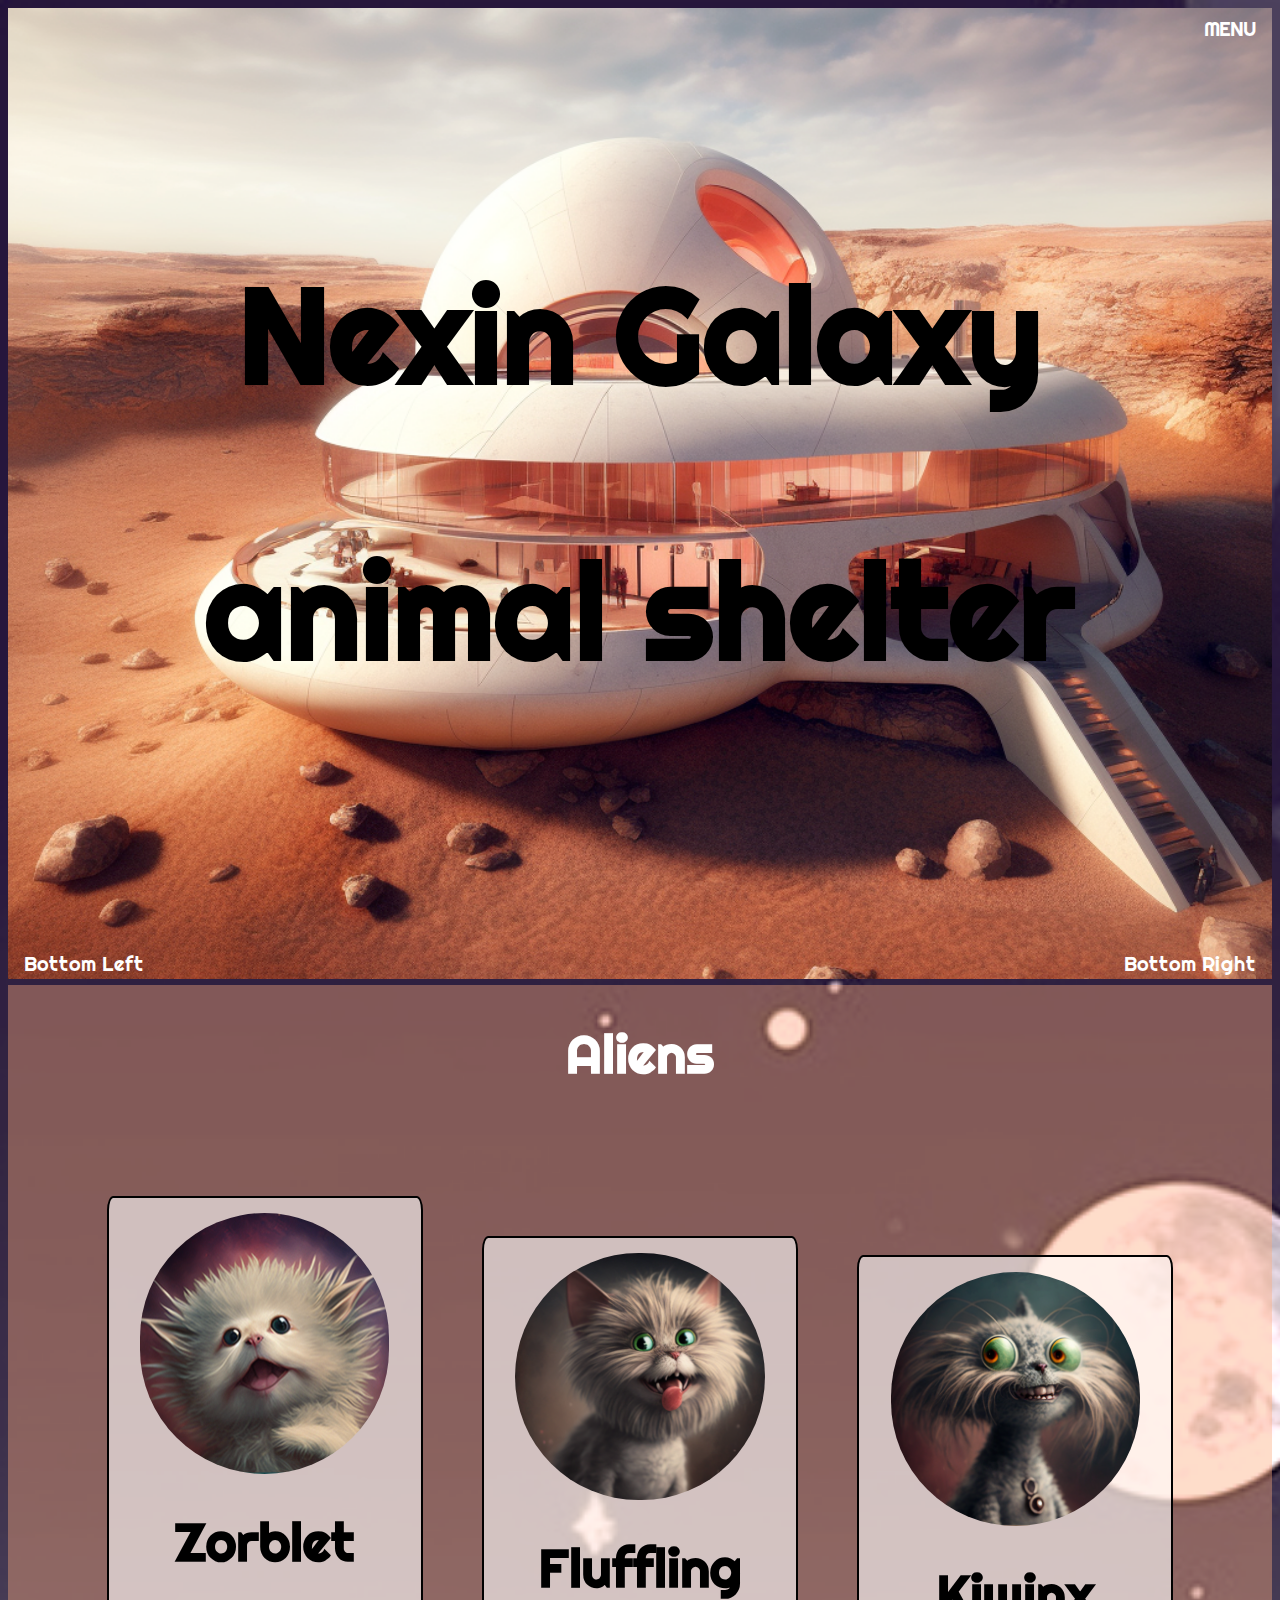
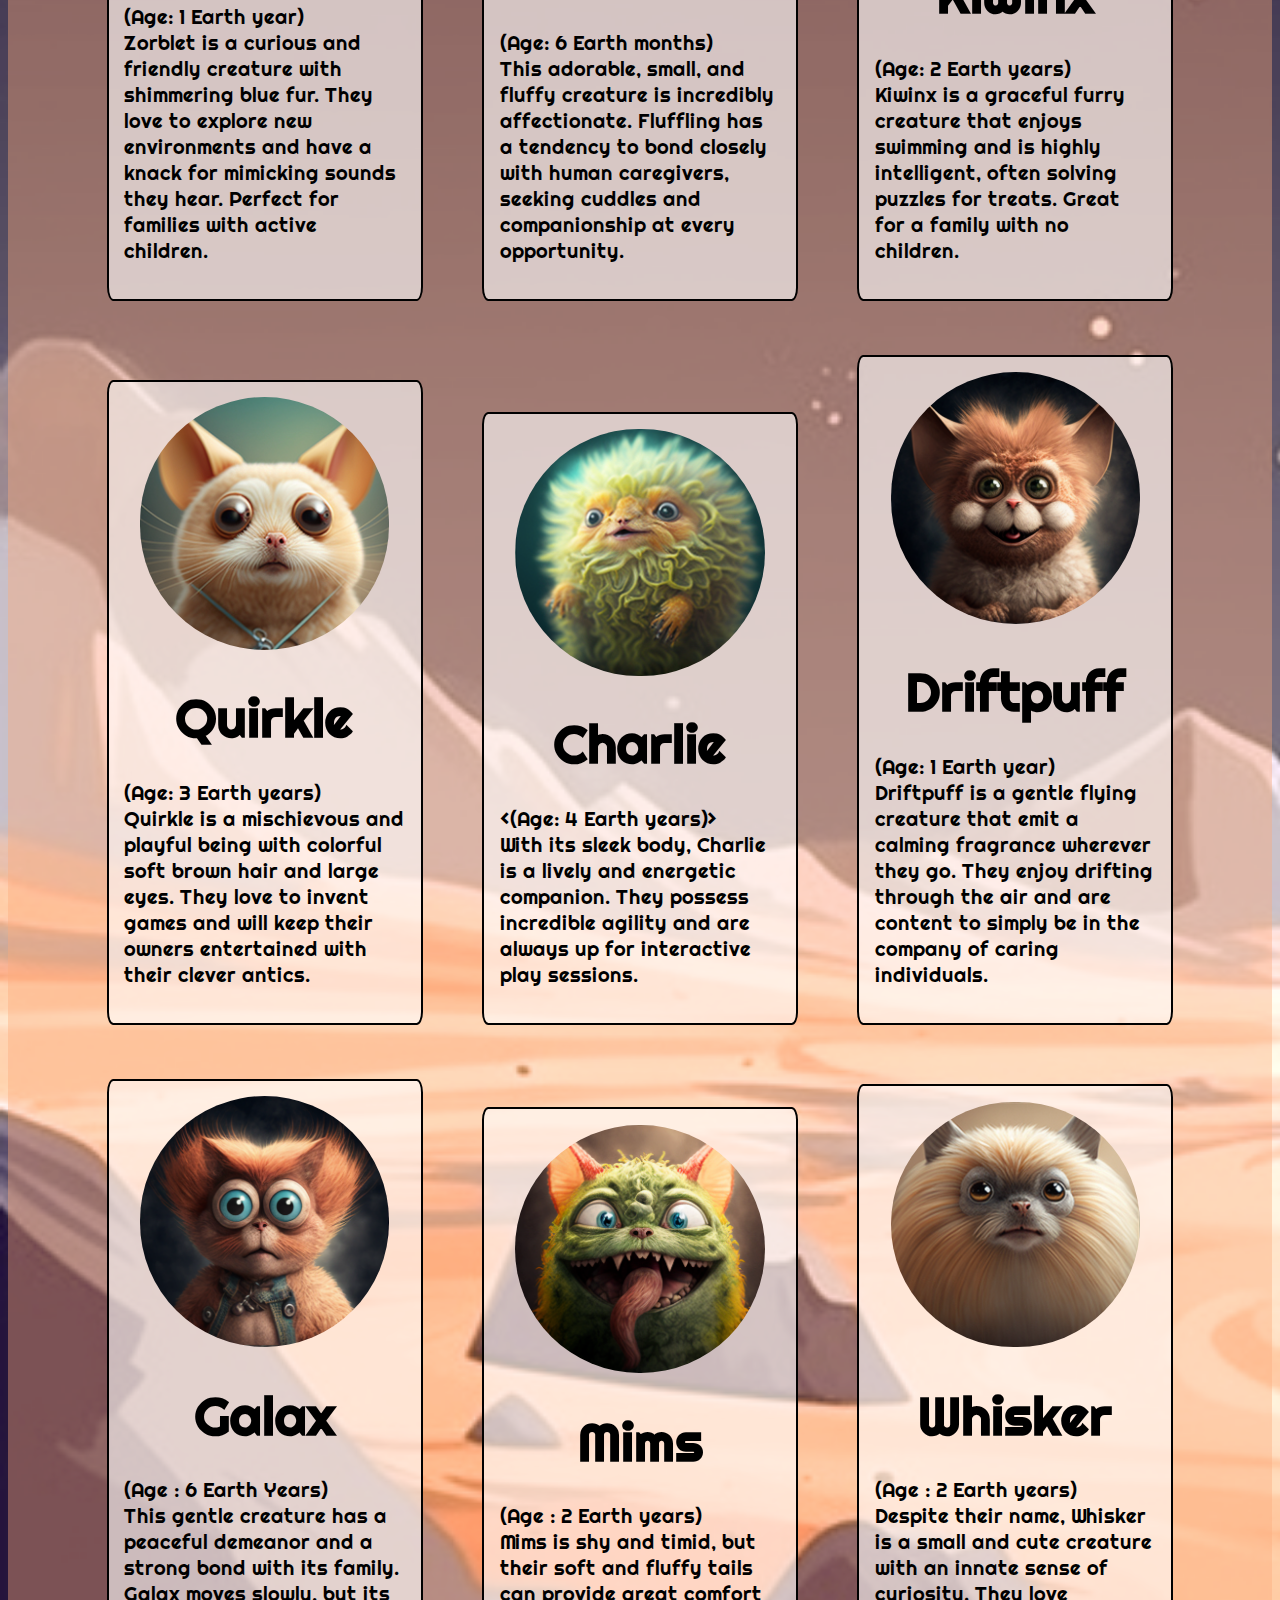
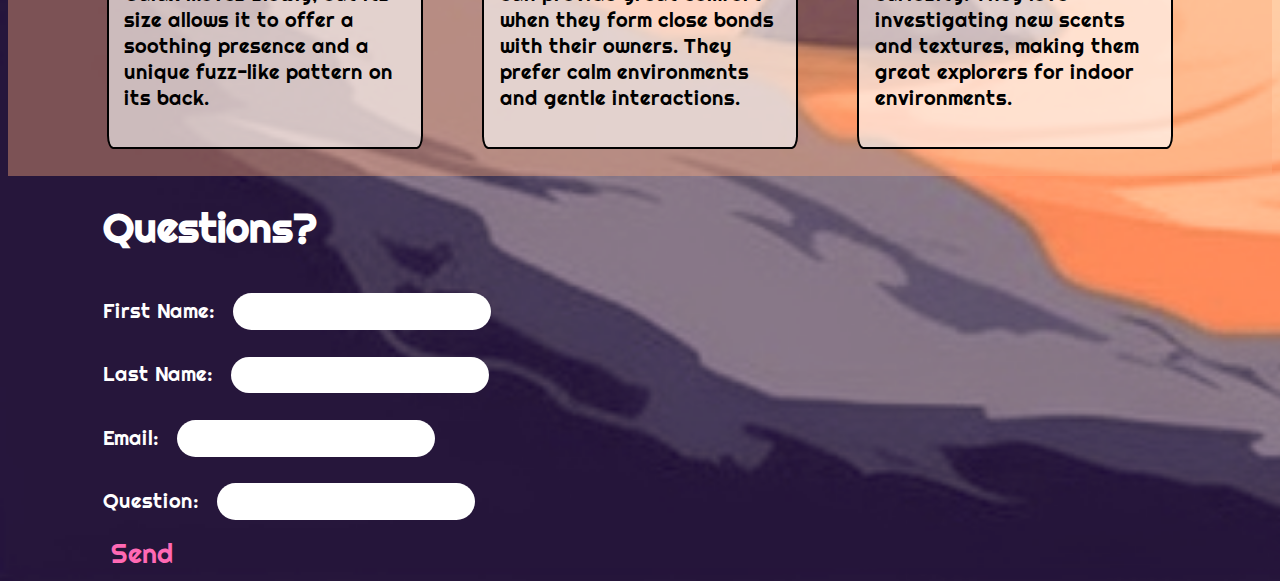
<file: index.html>
<!DOCTYPE html>
<html lang="en_US">
  <head>
    <link
      href="/CSS/styles.css"
      rel="stylesheet"
      type="text/css"
      media="all"
    />
    <title>Alien Adoption Center</title>
  </head>
  <body>
    <header>
      <div class="container">
        <img src="/IMG/shelter11.png" alt="exterior" width="100%"/>
        <div class="bottom-left">Bottom Left</div>
        <div class="top-right">MENU</div>
        <div class="bottom-right">Bottom Right</div>
        <div class="centered"> <h1>Nexin Galaxy</h1>
          <h2>animal shelter </h2>
        <br />
      
      </div>
   
   
    </header>
  </div>
    <div class="pet-list">
      <h1>Aliens</h1>
            <nav >
          <p>filter results</p>
        </nav>
      <div class="pets" id="lemon">
        <a href="/petProfile.html"><img src="/IMG/cat.png" alt="lemon the splat" /></a>
        <h1 id="petName">Zorblet</h1>
        <p id="about"> (Age: 1 Earth year)
          <br />
      Zorblet is a curious and friendly creature with shimmering blue fur. They love to explore new environments and have a knack for mimicking sounds they hear. Perfect for families with active children.
        </p>
      </div>
      <div class="pets" id="Cherry">
        <a href="/petProfile.html"><img src="/IMG/cat3.png" alt="cherry  the splat" /></a>
        <h1 id="petName">Fluffling</h1>
          <p id="about">(Age: 6 Earth months) 
          <br />
        This adorable, small, and fluffy creature is incredibly affectionate. Fluffling has a tendency to bond closely with human caregivers, seeking cuddles and companionship at every opportunity.
        </p>
      </div>
      <div class="pets" id="Kiwi">
        <a><img src="/IMG/splat2.png" alt="Kiwi  the Splat" /></a>
        <h1 id="petName">Kiwinx</h1>
        <p id="about">(Age: 2 Earth years) 
          <br />
         Kiwinx is a graceful furry creature that enjoys swimming and is highly intelligent, often solving puzzles for treats. Great for a family with no children.
        </p>
      </div>
      <div class="pets" id="Oslo">
        <a><img src="/IMG/rat.png" alt="oslo  the nookie" /></a>
        <h1 id="petName">Quirkle</h1>
            <p id="about">(Age: 3 Earth years)
          <br />
          Quirkle is a mischievous and playful being with colorful soft brown hair and large eyes. They love to invent games and will keep their owners entertained with their clever antics.
        </p>
      </div>
      <div class="pets" id="Charlie">
        <a><img src="/IMG/green.png" alt="Charlie  the Gredge" /></a>
        <h1 id="petName">Charlie</h1>
          <p id="about"><(Age: 4 Earth years)>
          <br />
        With its sleek body,  Charlie is a lively and energetic companion. They possess incredible agility and are always up for interactive play sessions.
        </p>
      </div>
      <div class="pets" id="Mars">
        <a><img src="/IMG/bearalien.png" alt="Mars  the morphit" /></a>
        <h1 id="petName">Driftpuff</h1>
          <p id="about">(Age: 1 Earth year)
          <br />
        Driftpuff is a gentle flying creature that emit a calming fragrance wherever they go. They enjoy drifting through the air and are content to simply be in the company of caring individuals.
        </p>
      </div>
      <div class="pets" id="Snickers">
        <a><img src="/IMG/bear2.png" alt="Snicker  the splat" /></a>
        <h1 id="petName">Galax</h1>
      <p id="about">(Age : 6 Earth Years)
          <br />
      This gentle creature has a peaceful demeanor and a strong bond with its family. Galax moves slowly, but its size allows it to offer a soothing presence and a unique fuzz-like pattern on its back.
        </p>
      </div>
      <div class="pets" id="Mims">
        <a><img src="/IMG/green2.png" alt="Mims  the monster" /></a>
        <h1 id="petName">Mims</h1>
              <p id="about">(Age : 2 Earth years)
          <br />
       Mims is shy and timid, but their soft and fluffy tails can provide great comfort when they form close bonds with their owners. They prefer calm environments and gentle interactions.
        </p>
      </div>
      <div class="pets" id="Lelo">
        <a><img src="/IMG/smoothdog.png" alt="Lelo  the monster" /></a>
        <h1 id="petName">Whisker</h1>
            <p id="about">(Age : 2 Earth years)
          <br />
        Despite their name, Whisker is a small and cute creature with an innate sense of curiosity. They love investigating new scents and textures, making them great explorers for indoor environments.
        </p>
      </div>
    </div>

      <form id="footer">
<h1>Questions?</h1>
First Name:
<input type="text"></input>
<br/>
Last Name:
<input type="text"></input>
<br/>
Email:
<input type="text"></input>
<br/>
Question: 
<input type="text"></input>
<br />
<button type="submit">Send</button>
      </form>
        </body>

</html>
</file>
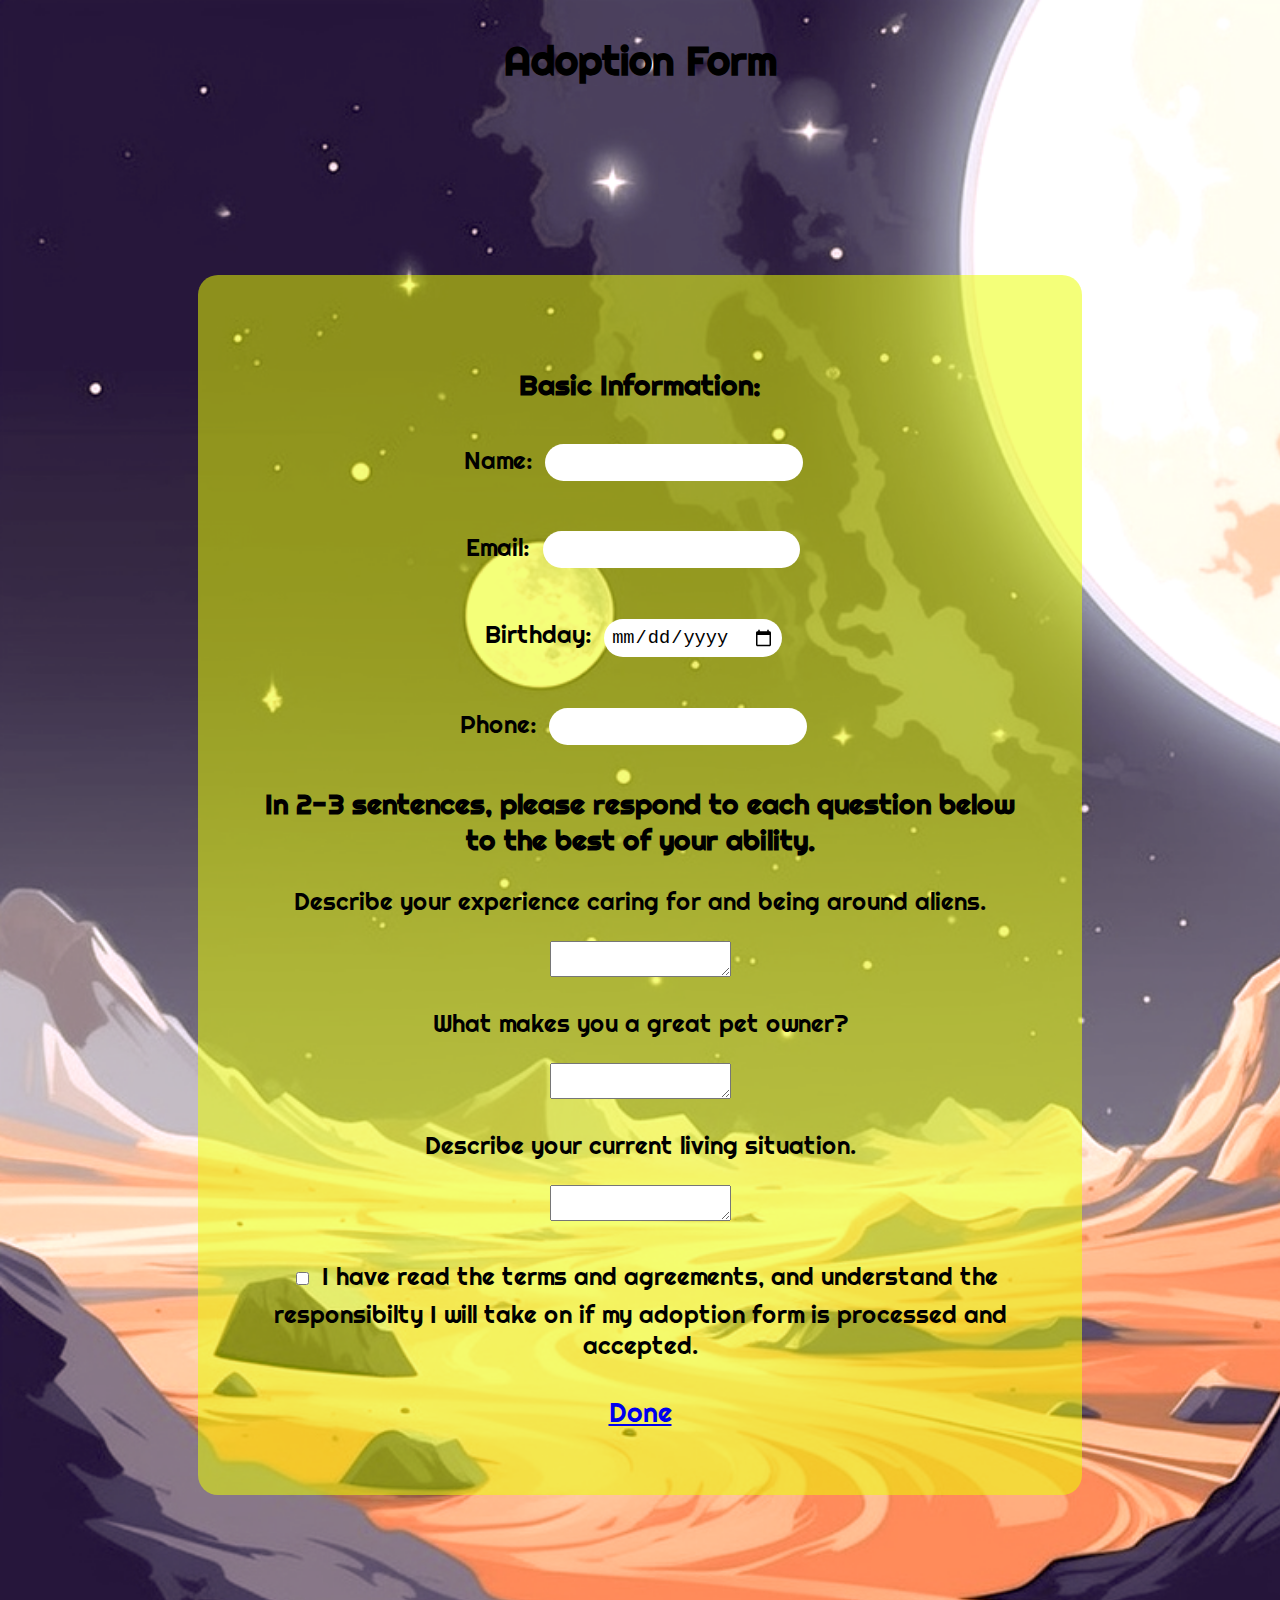
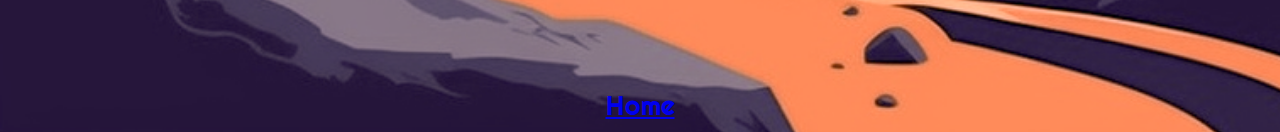
<file: adoptionForm.html>
<!DOCTYPE html>
<html lang="en-US">
<head>
  <link href="/CSS/styles.css" rel="stylesheet" type="text/css" media="all">
  <title>Adoption Form</title>
</head>
<body>
  <h1>Adoption Form</h1>
  <div class="adoptionForm">
    <form id="adopt">
        <h3>Basic Information:</h3>
        <p>Name:<input  type="text"></input></p>
        <p>Email:<input  type="email"></input></p>
        <p>Birthday:<input  type="date"></input></p>
        <p>Phone:<input  type="number"></input></p>


        <h3>In 2-3 sentences, please respond to each question below to the best of your ability.</h3>
        <p>Describe your experience caring for and being around aliens.</p>
        <textarea></textarea>
        <p>What makes you a great pet owner?</p>
        <textarea></textarea>
        <p>Describe your current living situation.</p>
        <textarea></textarea>
        <br>
        <br>
        <input type="checkbox">I have read the terms and agreements, and understand the responsibilty I will take on if my adoption form is processed and accepted. 
        <br>
        <br>
        <button type="submit"><a href="/thanksPage.html">Done</a></button>
    </form>
    <button type="button"><a href="/index.html">Home</a></button>
  </div>
</body>
</html>
</file>
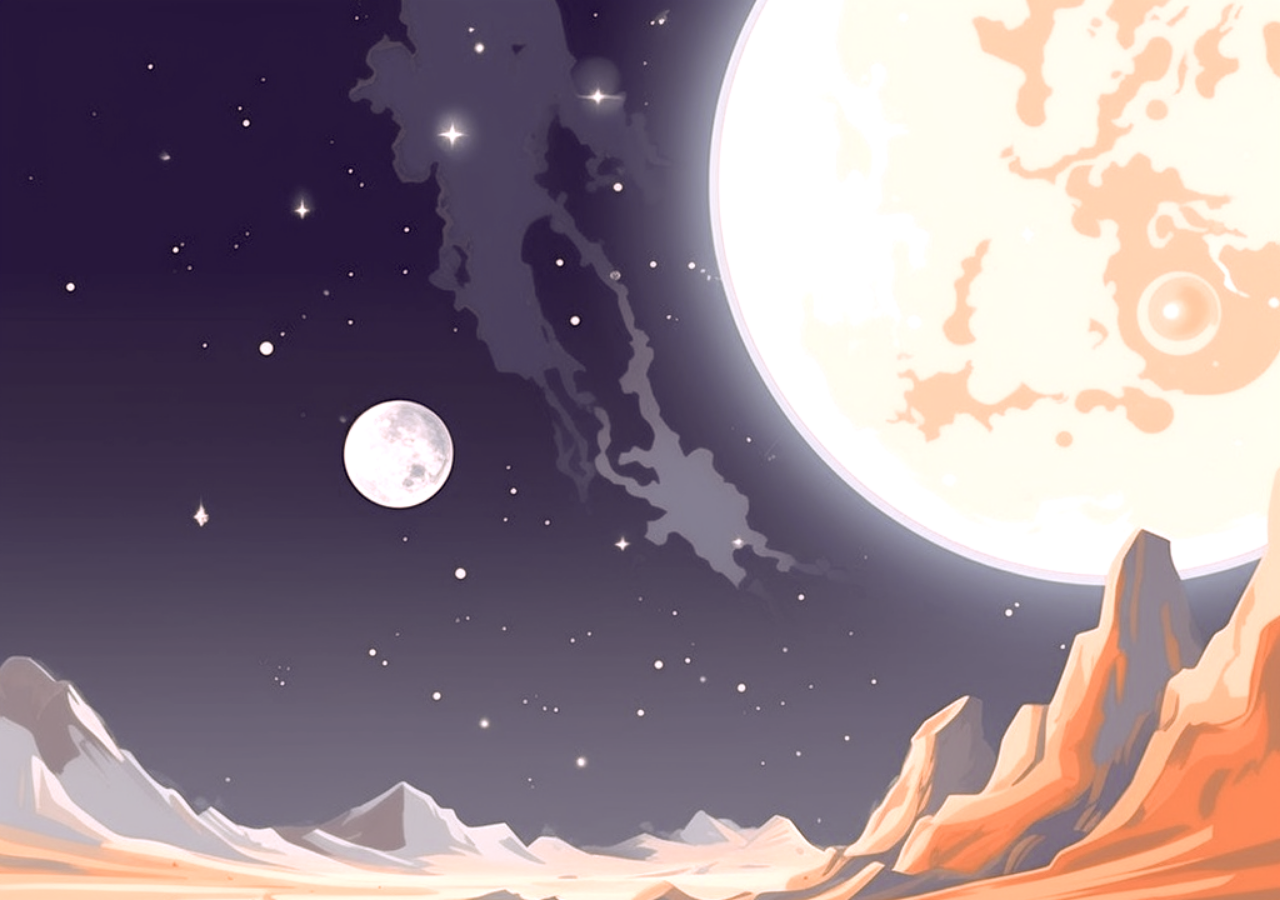
<file: header.html>
<!DOCTYPE html>
<html lang="en_US">
  <head>
    <link
      href="/CSS/styles.css"
      rel="stylesheet"
      type="text/css"
      media="all"
    />
    <title>Nexin Galaxy Animal Shelter</title>
  </head>
</file>
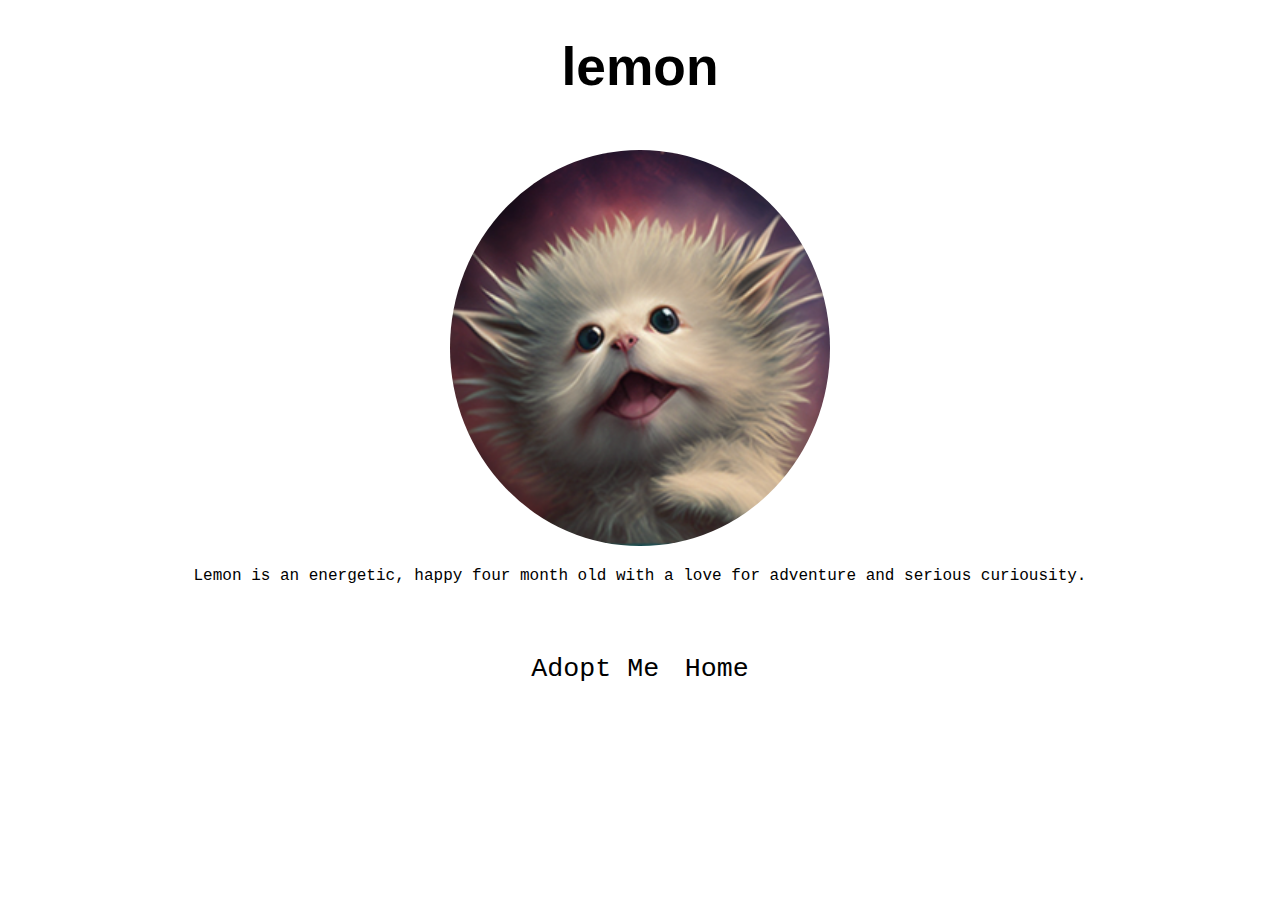
<file: petProfile.html>
<!DOCTYPE html>
<html lang="en-US">
<head>
  <link href="/CSS/profilestyles.css" rel="stylesheet" type="text/css" media="all">
  <title>Lemon</title>
</head>
<body>
  <div class="petProfile" id="picture">
  <h1>lemon</h1>
  <br/>
<img src="/IMG/cat.png" alt="lemon the splat" /> <p>Lemon is an energetic, happy four month old 
  with a love for adventure and serious curiousity. 
</p>
<br>
</div>
<div id="adoptMe">
  <br>
<button type="button"><a href="/adoptionForm.html">Adopt Me</a></button>
<button type="button"><a href="/index.html">Home</a></button>
</div>
</body>
</html>
</file>
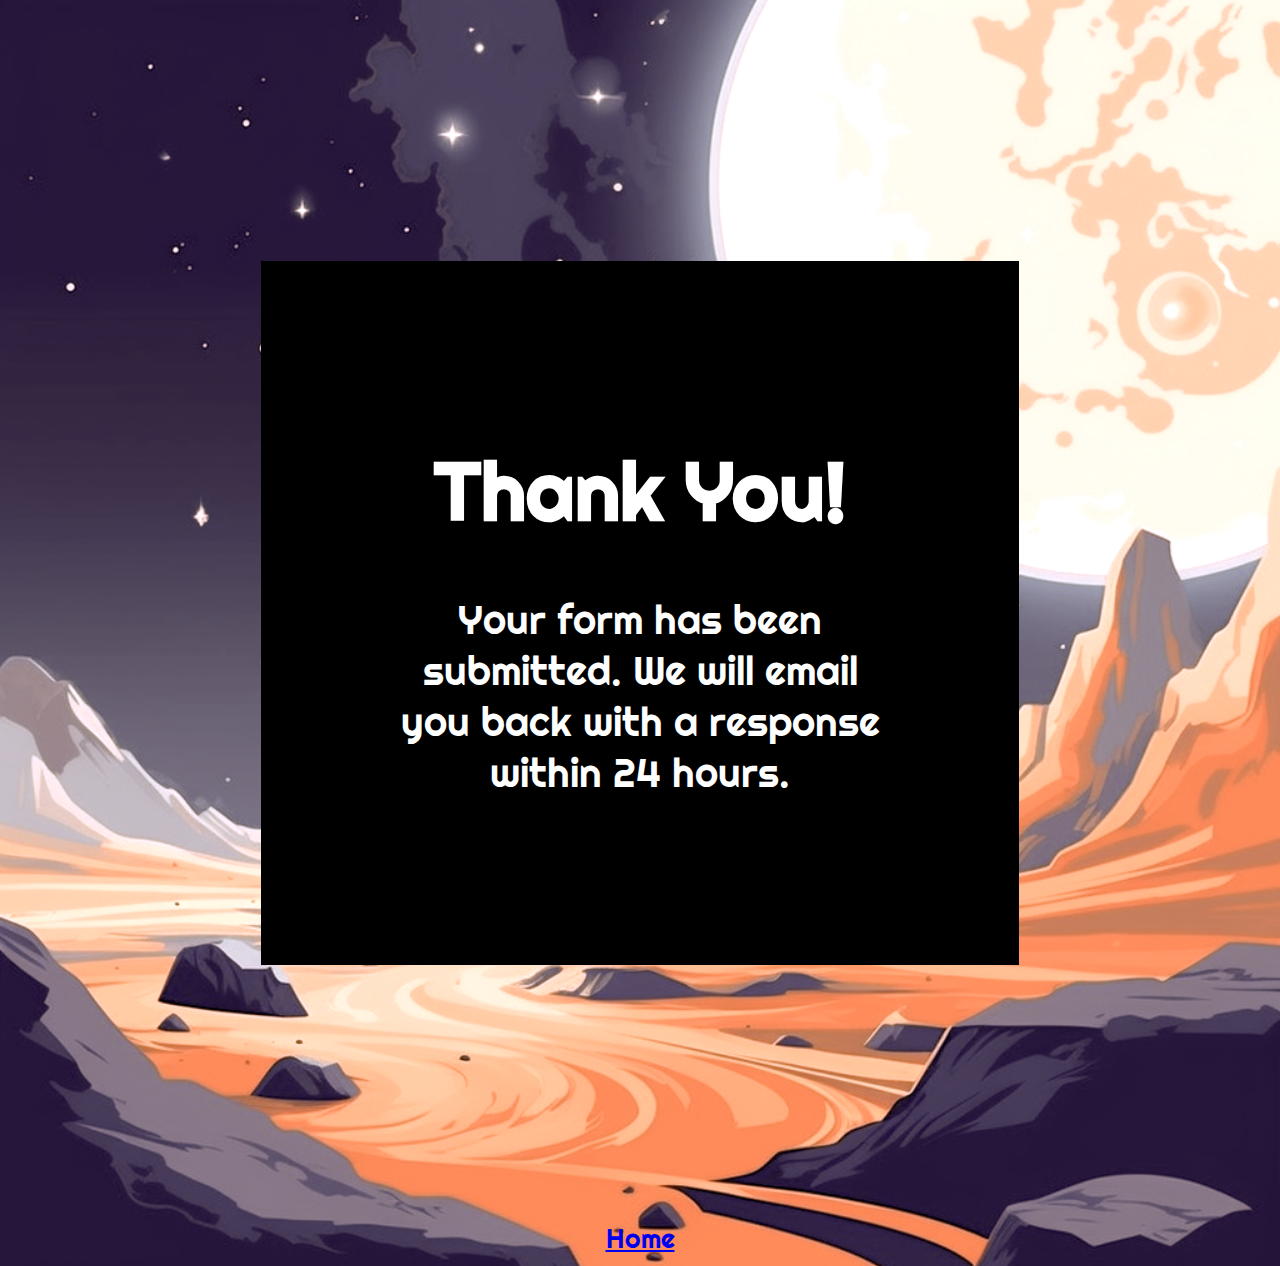
<file: thanksPage.html>
<!DOCTYPE html>
<html lang="en-US">
<head>
    <link href="/CSS/styles.css" rel="stylesheet" type="text/css" media="all">
    <title>Thank You</title>
</head>
<body>
  <div class="thankYou">
  <h1>Thank You!</h1>
  <p>Your form has been submitted. We will email you back with a response within 24 hours.</p>
</div> 
<button type="button"><a href="/index.html">Home</a></button>
</body>
</html>
</file>
<file: CSS/styles.css>
@import url('https://fonts.googleapis.com/css2?family=Comfortaa:wght@300;400;500;600;700&family=Righteous&display=swap');

body {
  float: left;
  font-family: 'Righteous';
  font-size: 15pt;
  text-align: center;
}
html {
background-image:url(../IMG/backspace.png);
background-size: cover;
}

button {
  border-color: transparent;
  font-style:normal;
  background-color: transparent;
  color: rgb(1, 1, 1);
  font-size: 20pt;
  text-align: center;
    font-family: 'Righteous';
color: hotpink;
  align-items: center;
}

div.thankYou {
color: rgb(255, 255, 255);
text-align: center;
margin:20%;
font-size: 30pt;
background-color: black;
padding: 10%;
  font-family: 'Righteous';

}




#adopt{
  color: rgb(0, 0, 0);
  background-color: rgba(234, 255, 0, 0.526);
  padding: 5%;
  border-radius: 15pt;
  font-size: 18pt;
  margin: 15%;
}

form input {
  border-color: transparent;
  border-radius: 15pt;
  font-size: 14pt;
  margin: 10pt;
  padding: 4pt;
}

header h1, h2 {
text-align: center;
font-size: 100pt;
color:black;
width: 100vw;
}



.pet-list {
  display: inline-block;
  justify-content: center;
  
background-color: rgba(252, 172, 123, 0.404);
}

.pet-list h1 {
text-align: center;
background-color: transparent;
color: rgb(255, 255, 255);
font-size: 40pt;
font-family: 'Righteous';
}

.pet-list nav {
  color: transparent;
}
.pets {
  text-align: center;
  width: 25%;
  border: solid rgb(0, 0, 0);
  border-width: 2pt;
  box-sizing: border-box;
background-color: rgba(255, 253, 253, 0.614);
  border-radius: 2%;
  margin: 20pt;
display: inline-block;
}

.pets:hover {
scale: 1.01;  border: solid rgb(255, 85, 0);
  border-width: 2pt;
  box-sizing: border-box;
background-color: rgba(252, 152, 115, 0.614);
  border-radius: 2%;
  margin: 20pt;
display: inline-block;
}


.pets img {
  border-radius: 150pt;
display: inline-block; 
width: 80%;
  box-sizing: border-box;
  margin: 5%;

}

.pets h1 {
  text-align: center;
  line-height: .4;
color: black;}

.pets p {
  padding:5%;
  color: black;
  text-align: left;

}



div.petProfile {
  color:white;
  width: 50%;
  text-align: center;
}

.container {
  position: relative;
  text-align: center;
  color: white;
}

/* Bottom left text */
.bottom-left {
  position: absolute;
  bottom: 8px;
  left: 16px;
}

/* Top left text */
.top-left {
  position: absolute;
  top: 8px;
  left: 16px;
}

/* Top right text */
.top-right {
  position: absolute;
  top: 8px;
  right: 16px;
}

/* Bottom right text */
.bottom-right {
  position: absolute;
  bottom: 8px;
  right: 16px;
}

/* Centered text */
.centered {
  position: absolute;
  top: 50%;
  left: 50%;
  transform: translate(-50%, -50%);
}

#footer {
  margin-top: 5pt;
  text-align: left;
  width: 85%;
  margin-left: 7.5%;
color: white;
align-items: center;
}
</file>
<file: CSS/profilestyles.css>
button {
    border-radius: 2%;
    display: inline-block;
    justify-content: center;
    background-color: white;
    font-size: 30pt;
border-color: transparent;

}

a {
    font-size: 20pt;
    text-decoration: none;
    color: black;
font-family: 'Courier New', Courier, monospace;


}

body {
    text-align: center;
    font-family: 'Courier New', Courier, monospace;

}

img {
    border-radius: 50%;
    width: 30%;


}

h1 {
    font-size: 40pt;
    font-family: sans-serif;
}
</file>
